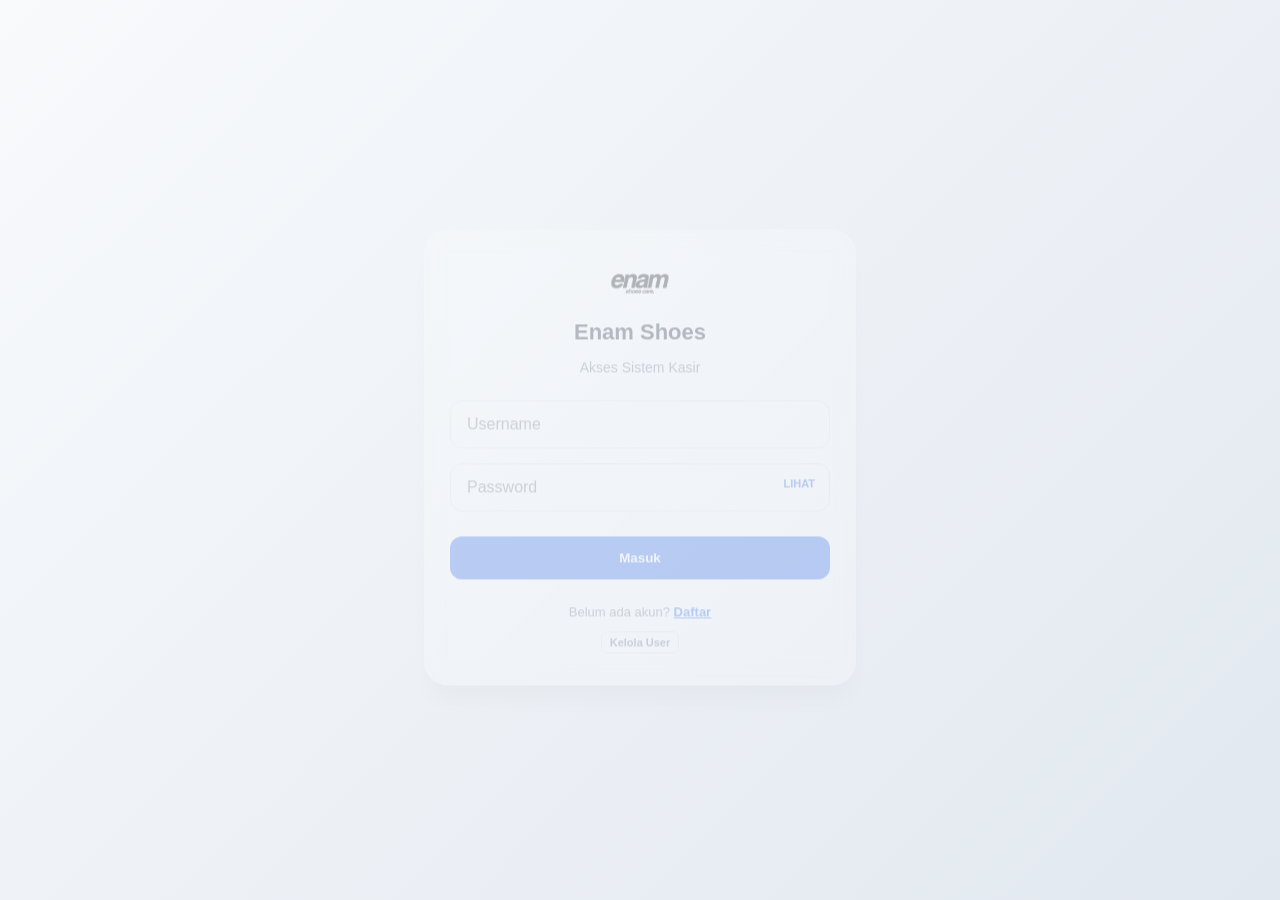
<file: index.html>
<!DOCTYPE html>
<html lang="id">
<head>
    <meta charset="UTF-8">
    <meta name="viewport" content="width=device-width, initial-scale=1.0, maximum-scale=1.0, user-scalable=no">
    <title>Transaksi - Enam Shoes Care</title>
    <!-- MENGHUBUNGKAN CSS -->
    <link rel="stylesheet" href="style.css">

    <link rel="stylesheet" href="https://fonts.googleapis.com/css2?family=Material+Symbols+Outlined:opsz,wght,FILL,GRAD@20,400,0,0" />
</head>
<body>
    <nav class="nav-bar">
        <a href="index.html" class="nav-btn active">➕ Transaksi</a>
        <a href="rekapan.html" id="navRekapan" class="nav-btn">📊 Rekapan</a>
        <button onclick="logout()" class="nav-btn" style="color: var(--danger);">Logout</button>
    </nav>

    <div class="container">
        <div class="logo-container"><img src="logo.png" class="main-logo" alt="Logo"></div>
        <h2>KASIR ENAM</h2>
        
        <div class="form-group">
            <label>Nama Pelanggan</label>
            <input type="text" id="nama" placeholder="Masukkan nama">
        </div>
        
        <div class="form-group">
            <label>Nomor WhatsApp</label>
            <input type="number" id="whatsapp" placeholder="0812xxxx" inputmode="tel">
        </div>
        
        <div class="form-group">
            <label>Pilih Layanan</label>
            <div id="serviceList" class="service-box"></div>
            
            <div id="adminArea" class="admin-panel">
                <label>+ Tambah Layanan Baru</label>
                <div class="admin-input-group">
                    <input type="text" id="newServiceName" placeholder="Nama">
                    <input type="number" id="newServicePrice" placeholder="Rp">
                    <button type="button" onclick="tambahLayananBaru()">+</button>
                </div>
            </div>
        </div>

        <div class="form-group">
            <label>Status Pembayaran</label>
            <select id="statusBayar" onchange="toggleBayarInput()">
                <option value="">-- Pilih Status --</option>
                <option value="Lunas">Lunas (Bayar Sekarang)</option>
                <option value="Belum Lunas">Belum Lunas (Bayar Nanti)</option>
            </select>
        </div>

        <div class="form-group">
            <label>Metode Pembayaran</label>
            <select id="metodeBayar">
                <option value="">-- Pilih Metode --</option>
                <option value="Tunai">Tunai (Cash)</option>
                <option value="Transfer">Transfer / QRIS</option>
            </select>
        </div>

        <div class="form-group">
            <label>Potongan Diskon (Rp)</label>
            <input type="number" id="diskon" placeholder="0" oninput="hitungTotalOtomatis()">
        </div>
        
        <div class="form-group">
            <label>Uang Dibayar (Rp)</label>
            <input type="number" id="bayar" placeholder="0" oninput="hitungTotalOtomatis()">
        </div>

        <div class="payment-summary">
            <div class="summary-row"><span>Subtotal:</span><span id="txtSubtotal">Rp 0</span></div>
            <div class="summary-row"><span>Diskon:</span><span id="txtDiskon" style="color:red">- Rp 0</span></div>
            <div class="summary-row summary-total"><span>TOTAL AKHIR:</span><span id="txtTotalAkhir">Rp 0</span></div>
            <div class="summary-row" style="margin-top:8px; font-weight:bold;"><span id="labelKembalian">Kembalian:</span><span id="txtKembalian" style="color:var(--primary)">Rp 0</span></div>
        </div>
        
        <button class="btn btn-wa" onclick="prosesTransaksi()">Kirim WA & Simpan</button>
    </div>

    <!-- MODAL BERHASIL -->
    <div id="printModal">
        <div class="modal-content">
            <h3 style="margin-top:0">Berhasil!</h3>
            <p>Transaksi telah disimpan.</p>
            <button class="btn" style="background:var(--primary)" onclick="cetakNotaFisik()">🖨️ Cetak Nota</button>
            <button class="btn" style="background:var(--secondary); padding: 12px;" onclick="location.reload()">❌ Selesai</button>
        </div>
    </div>

    <!-- AREA CETAK NOTA -->
    <div id="notaCetak">
        <center>
            <img src="logo.png" alt="Logo" style="max-width: 20mm; margin-bottom: 5px;">
            <h3 style="margin: 0; font-size: 12px;">ENAM SHOES CARE</h3>
            <div class="line"></div>
        </center>
        <div id="notaInv" class="text-bold"></div>
        <div id="notaTgl"></div>
        <div id="notaNama"></div>
        <div id="notaWA"></div> 
        <div id="notaMetode"></div>
        <div id="areaStatusNota"></div> 
        <div id="notaDetail"></div>
        <div class="line"></div>
        <div class="flex-between"><span>Subtotal:</span><span id="nSub"></span></div>
        <div class="flex-between"><span>Diskon:</span><span id="nDisk"></span></div>
        <div class="flex-between text-bold" style="font-size: 11px; margin-top:2px;"><span>TOTAL:</span><span id="nTotal"></span></div>
        <div class="flex-between"><span>BAYAR:</span><span id="nBayar"></span></div>
        <div class="flex-between"><span id="labelNKembali">KEMBALI:</span><span id="nKembali"></span></div>
        <center style="margin-top: 15px;">Terima Kasih</center>
    </div>

    <!-- MENGHUBUNGKAN JS -->
    <script src="script.js"></script>
</body>
</html>
</file>
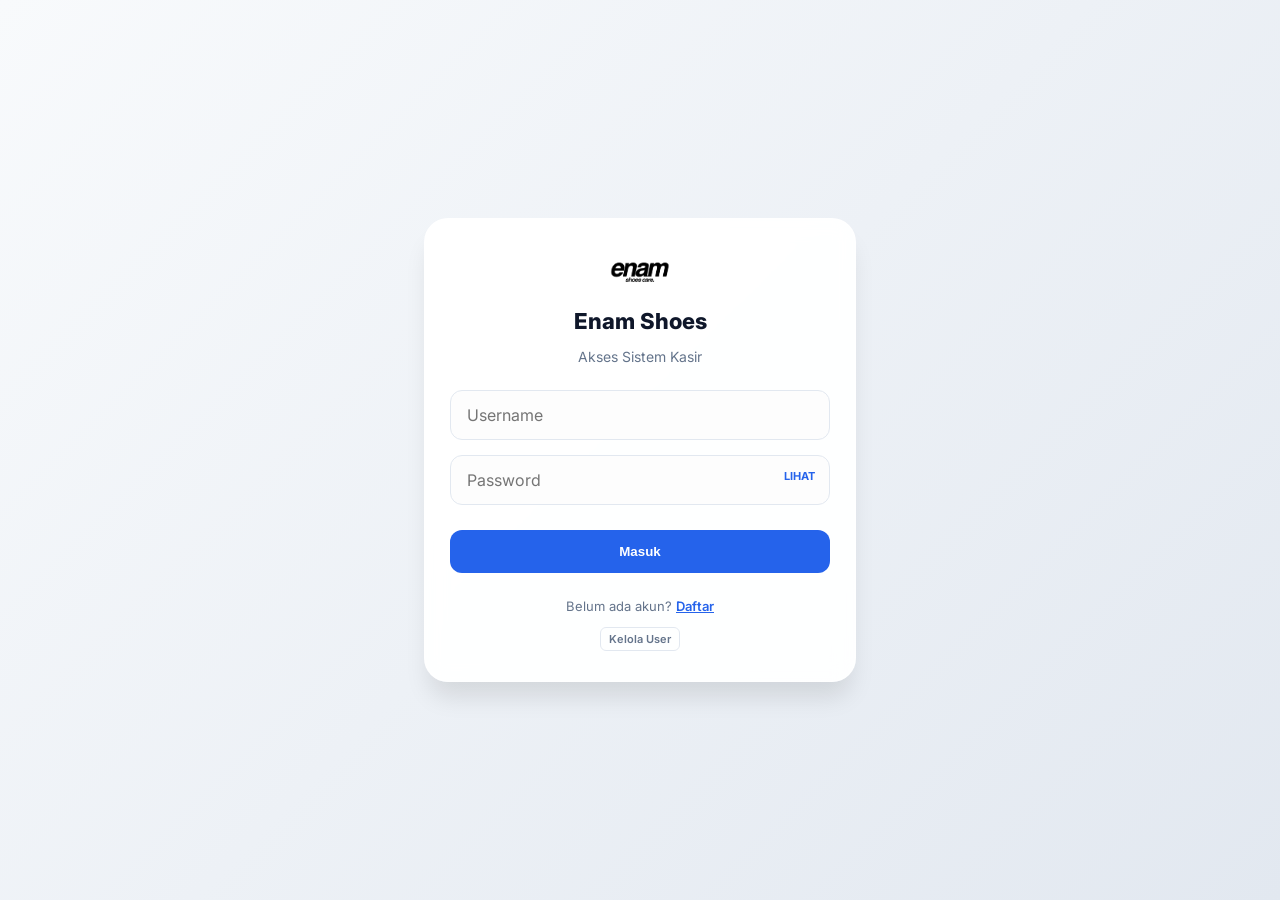
<file: login.html>
<!DOCTYPE html>
<html lang="id">
<head>
    <meta charset="UTF-8">
    <meta name="viewport" content="width=device-width, initial-scale=1.0, maximum-scale=1.0, user-scalable=no">
    <title>Sistem Akses - Enam Shoes Care</title>
    <link href="https://fonts.googleapis.com/css2?family=Inter:wght@400;600;800&display=swap" rel="stylesheet">
    <style>
        :root {
            --primary: #2563eb;
            --danger: #ef4444;
            --success: #059669;
            --bg-gradient: linear-gradient(135deg, #f8fafc 0%, #e2e8f0 100%);
            --text-dark: #0f172a;
            --text-muted: #64748b;
        }

        body { 
            font-family: 'Inter', sans-serif; 
            background: var(--bg-gradient);
            display: flex; justify-content: center; align-items: center; 
            min-height: 100vh; margin: 0; padding: 20px; box-sizing: border-box;
        }

        .card {
            background: rgba(255, 255, 255, 0.95);
            padding: 35px 25px;
            border-radius: 24px;
            box-shadow: 0 20px 25px -5px rgba(0, 0, 0, 0.1);
            width: 100%; max-width: 380px;
            text-align: center;
            backdrop-filter: blur(10px);
            border: 1px solid rgba(255, 255, 255, 0.5);
            animation: fadeIn 0.4s ease-out;
        }

        @keyframes fadeIn { from { opacity: 0; transform: translateY(10px); } to { opacity: 1; transform: translateY(0); } }

        .hidden { display: none !important; }
        .logo { max-width: 80px; margin-bottom: 15px; pointer-events: none; }
        h2 { margin: 0; color: var(--text-dark); font-size: 22px; font-weight: 800; }
        p { color: var(--text-muted); font-size: 14px; margin-bottom: 25px; }

        .input-group { text-align: left; margin-bottom: 15px; position: relative; }
        
        input, select {
            width: 100%; padding: 14px 16px;
            border: 1.5px solid #e2e8f0; border-radius: 12px;
            font-size: 16px; box-sizing: border-box; background: #fdfdfd;
            font-family: inherit; transition: 0.2s;
        }

        input:focus { outline: none; border-color: var(--primary); box-shadow: 0 0 0 4px rgba(37,99,235,0.1); }

        .toggle-pass {
            position: absolute; right: 15px; top: 14px;
            font-size: 11px; font-weight: 700; color: var(--primary);
            cursor: pointer; user-select: none; z-index: 5;
        }

        .btn-main {
            width: 100%; padding: 14px;
            background: var(--primary); color: white;
            border: none; border-radius: 12px;
            font-weight: 700; cursor: pointer; margin-top: 10px;
        }

        /* Modal Manajemen Pengguna */
        .modal {
            position: fixed; top: 0; left: 0; width: 100%; height: 100%;
            background: rgba(15, 23, 42, 0.7); display: flex; justify-content: center; align-items: center;
            z-index: 100; backdrop-filter: blur(5px);
        }
        .modal-content {
            background: white; padding: 30px; border-radius: 24px;
            width: 90%; max-width: 400px; max-height: 80vh; overflow-y: auto;
            text-align: center;
        }
        .user-list-container {
            margin: 20px 0; border: 1px solid #f1f5f9; border-radius: 12px;
            max-height: 250px; overflow-y: auto;
        }
        .user-item {
            display: flex; justify-content: space-between; align-items: center;
            padding: 12px 15px; border-bottom: 1px solid #f1f5f9;
        }
        .user-item:last-child { border-bottom: none; }
        .user-info { text-align: left; }
        .user-info b { font-size: 14px; color: var(--text-dark); display: block; }
        .user-info i { font-size: 11px; color: var(--text-muted); font-style: normal; }
        
        .btn-del {
            background: #fee2e2; color: #dc2626; border: none;
            padding: 6px 12px; border-radius: 8px; cursor: pointer; 
            font-size: 11px; font-weight: 800;
        }

        .switch-text { margin-top: 25px; font-size: 13px; color: var(--text-muted); }
        .switch-text span { color: var(--primary); cursor: pointer; font-weight: 600; text-decoration: underline; }
    </style>
</head>
<body>

    <!-- HALAMAN LOGIN -->
    <div id="loginPage" class="card">
        <img src="logo.png" class="logo">
        <h2>Enam Shoes</h2>
        <p>Akses Sistem Kasir</p>
        <form id="loginForm">
            <div class="input-group">
                <input type="text" id="l_user" placeholder="Username" required>
            </div>
            <div class="input-group">
                <input type="password" id="l_pass" placeholder="Password" required>
                <span class="toggle-pass" onclick="toggleView('l_pass')">LIHAT</span>
            </div>
            <button type="submit" class="btn-main">Masuk</button>
        </form>
        <div class="switch-text">
            Belum ada akun? <span onclick="showPage('signupPage')">Daftar</span><br><br>
            <span onclick="openManageUsers()" style="color: #64748b; text-decoration: none; font-size: 11px; border: 1px solid #e2e8f0; padding: 4px 8px; border-radius: 6px;">Kelola User</span>
        </div>
    </div>

    <!-- HALAMAN DAFTAR -->
    <div id="signupPage" class="card hidden">
        <h2>Daftar Staf</h2>
        <p>Buat akun akses baru</p>
        <form id="signupForm">
            <div class="input-group"><input type="text" id="s_user" placeholder="Username Baru" required></div>
            <div class="input-group">
                <input type="password" id="s_pass" placeholder="Password Baru" required>
                <span class="toggle-pass" onclick="toggleView('s_pass')">LIHAT</span>
            </div>
            <div class="input-group">
                <select id="s_role" onchange="checkRole()">
                    <option value="staff">Staff / Kasir</option>
                    <option value="admin">Administrator</option>
                </select>
            </div>
            <div id="pinArea" class="hidden">
                <div class="input-group">
                    <input type="password" id="s_pin" placeholder="PIN Otorisasi Admin" inputmode="numeric">
                </div>
            </div>
            <button type="submit" class="btn-main" style="background: var(--success)">Daftar Akun</button>
        </form>
        <div class="switch-text">Sudah ada akun? <span onclick="showPage('loginPage')">Login</span></div>
    </div>

    <!-- MODAL MANAJEMEN USER -->
    <div id="manageModal" class="modal hidden">
        <div class="modal-content">
            <h3 style="margin:0">Manajemen Pengguna</h3>
            <p style="font-size: 12px; margin-top:5px">Daftar akun yang tersimpan di perangkat ini.</p>
            
            <div class="user-list-container" id="userList">
                <!-- Data User Muncul Disini -->
            </div>
            
            <button onclick="closeManageUsers()" class="btn-main" style="background: var(--text-dark)">Tutup</button>
        </div>
    </div>

<script>
    const DB_KEY = 'enamShoes_users';
    const ADMIN_PIN = "132003";

    // --- LOGIKA DATABASE (LocalStorage) ---
    function initDB() {
        let data = localStorage.getItem(DB_KEY);
        if (!data || data === "[]") {
            const initialUsers = [
                {user: 'admin', pass: 'wdntr12', role: 'admin'},
                {user: 'staf', pass: 'staf123', role: 'staff'}
            ];
            localStorage.setItem(DB_KEY, JSON.stringify(initialUsers));
            return initialUsers;
        }
        return JSON.parse(data);
    }

    function toggleView(id) {
        const x = document.getElementById(id);
        x.type === "password" ? x.type = "text" : x.type = "password";
    }

    function showPage(id) {
        document.getElementById('loginPage').classList.add('hidden');
        document.getElementById('signupPage').classList.add('hidden');
        document.getElementById(id).classList.remove('hidden');
    }

    function checkRole() {
        const role = document.getElementById('s_role').value;
        document.getElementById('pinArea').className = (role === 'admin' ? '' : 'hidden');
    }

    // --- MANAJEMEN USER (Fix image_0d4720.jpg) ---
    function openManageUsers() {
        const input = prompt("Masukkan PIN Admin:");
        if (input === null) return;
        if (input !== ADMIN_PIN) return alert("Akses Ditolak! PIN Salah.");

        document.getElementById('manageModal').classList.remove('hidden');
        renderUserList();
    }

    function closeManageUsers() {
        document.getElementById('manageModal').classList.add('hidden');
    }

    function renderUserList() {
        const users = initDB();
        const container = document.getElementById('userList');
        container.innerHTML = '';

        users.forEach((u, index) => {
            const item = document.createElement('div');
            item.className = 'user-item';
            item.innerHTML = `
                <div class="user-info">
                    <b>${u.user}</b>
                    <i>Role: ${u.role}</i>
                </div>
                ${u.user !== 'admin' ? `<button class="btn-del" onclick="deleteUser(${index})">Hapus</button>` : '<small style="color:#cbd5e1">Sistem</small>'}
            `;
            container.appendChild(item);
        });
    }

    function deleteUser(index) {
        if (confirm("Hapus akun ini?")) {
            let users = initDB();
            users.splice(index, 1);
            localStorage.setItem(DB_KEY, JSON.stringify(users));
            renderUserList();
        }
    }

    // --- HANDLER FORM ---
    document.getElementById('signupForm').onsubmit = function(e) {
        e.preventDefault();
        const user = document.getElementById('s_user').value.trim();
        const pass = document.getElementById('s_pass').value;
        const role = document.getElementById('s_role').value;
        const pin = document.getElementById('s_pin').value;

        if (role === 'admin' && pin !== ADMIN_PIN) return alert("PIN Otorisasi Salah!");
        
        let users = initDB();
        if (users.some(u => u.user.toLowerCase() === user.toLowerCase())) return alert("Username sudah terdaftar!");

        users.push({user, pass, role});
        localStorage.setItem(DB_KEY, JSON.stringify(users));
        alert("Berhasil mendaftar!");
        showPage('loginPage');
        this.reset();
    };

    document.getElementById('loginForm').onsubmit = function(e) {
        e.preventDefault();
        const uIn = document.getElementById('l_user').value.trim();
        const pIn = document.getElementById('l_pass').value;
        
        const users = initDB();
        const found = users.find(u => u.user === uIn && u.pass === pIn);

        if (found) {
            sessionStorage.setItem('isLoggedIn', 'true');
            sessionStorage.setItem('role', found.role);
            alert("Berhasil Masuk!");
            window.location.href = 'index.html'; 
        } else {
            alert("Username atau Password salah!");
        }
    };

    // Jalankan inisialisasi database saat pertama kali buka
    initDB();
</script>
</body>
</html>
</file>
<file: style.css>
:root {
    --primary: #2563eb;
    --secondary: #64748b;
    --success: #22c55e;
    --danger: #ef4444;
    --bg: #f8fafc;
}

body { 
    font-family: 'Inter', system-ui, -apple-system, sans-serif; 
    background-color: var(--bg); 
    padding: 0; 
    margin: 0; 
    color: #1e293b; 
    -webkit-tap-highlight-color: transparent;
}

.nav-bar { 
    background: white; padding: 8px; display: flex; 
    justify-content: center; box-shadow: 0 2px 10px rgba(0,0,0,0.05); 
    position: sticky; top: 0; z-index: 100; gap: 5px;
}

.nav-btn { 
    padding: 10px 5px; border: none; border-radius: 10px; 
    cursor: pointer; font-weight: 700; background: transparent; 
    color: var(--secondary); transition: 0.2s; flex: 1; 
    font-size: 12px; text-decoration: none; text-align: center;
    display: flex; align-items: center; justify-content: center;
}

.nav-btn.active { background: #eff6ff; color: var(--primary); }

.container { 
    max-width: 500px; background: white; padding: 20px; 
    border-radius: 20px; box-shadow: 0 4px 15px rgba(0,0,0,0.05); 
    margin: 15px auto; 
}

.logo-container { text-align: center; margin-bottom: 15px; }
.main-logo { max-width: 120px; height: auto; border-radius: 12px; }

h2 { text-align: center; color: #0f172a; margin-top: 0; font-size: 18px; text-transform: uppercase; letter-spacing: 1px; }

.form-group { margin-bottom: 15px; }
label { display: block; margin-bottom: 6px; font-weight: 600; color: var(--secondary); font-size: 12px; }

input[type="text"], input[type="number"], select { 
    width: 100%; padding: 12px; border: 1.5px solid #e2e8f0; 
    border-radius: 10px; box-sizing: border-box; font-size: 16px; 
    outline: none; transition: border 0.3s;
}

input:focus, select:focus { border-color: var(--primary); }
input:disabled { background: #f1f5f9; cursor: not-allowed; }

.service-box { border: 1px solid #e2e8f0; border-radius: 12px; background-color: #fcfcfc; overflow: hidden; }
.service-item { 
    display: flex; align-items: center; padding: 12px 10px; 
    border-bottom: 1px solid #f1f5f9; gap: 10px;
}
.service-info { flex: 1; font-size: 13px; font-weight: 600; line-height: 1.4; }
.service-info small { font-weight: normal; font-size: 11px; }

.service-qty input { 
    width: 45px !important; text-align: center; padding: 6px !important; 
    font-size: 14px; border-radius: 8px;
}

.btn-del { 
    background: #fee2e2; 
    color: #ef4444; 
    border: 1px solid #fecaca; 
    border-radius: 8px; 
    min-width: 35px; 
    height: 35px; 
    cursor: pointer; 
    display: flex; 
    align-items: center; 
    justify-content: center;
    transition: all 0.2s ease;
}

.btn-del:hover {
    background: #ef4444;
    color: white;
    transform: scale(1.05);
}

.btn-del .material-symbols-outlined {
    line-height: 1;
    display: block;
}
#nama {
    text-transform: capitalize;
}
/* CSS Panel Admin */
.admin-panel { margin-top: 12px; padding: 12px; border: 1.5px dashed #cbd5e1; border-radius: 12px; background: #fdfdfd; }
.admin-panel label { font-size: 11px; color: #94a3b8; }
.admin-input-group { display: flex; gap: 8px; }
.admin-input-group input:nth-child(1) { flex: 2; padding: 8px; font-size: 13px; }
.admin-input-group input:nth-child(2) { flex: 1.2; padding: 8px; font-size: 13px; }
.admin-input-group button { padding: 0 15px; background: var(--primary); color: white; border: none; border-radius: 8px; cursor: pointer; font-weight: bold; }

.payment-summary { background: #f0fdf4; padding: 15px; border-radius: 15px; border: 1px solid #dcfce7; margin-top: 15px; }
.summary-row { display: flex; justify-content: space-between; margin-bottom: 6px; font-size: 13px; }
.summary-total { font-weight: 800; color: #166534; border-top: 1px dashed #bbf7d0; padding-top: 10px; margin-top: 8px; font-size: 16px; }

.btn { border: none; border-radius: 12px; padding: 16px; font-weight: 700; cursor: pointer; width: 100%; display: block; text-align: center; color: white; margin-top: 10px; text-decoration: none; font-size: 15px; }
.btn-wa {
    background: linear-gradient(135deg, #25d366 0%, #128c7e 100%);
    color: white;
    border: none;
    padding: 12px 20px;
    border-radius: 12px;
    font-weight: bold;
    cursor: pointer;
    display: flex;
    align-items: center;
    justify-content: center;
    gap: 8px;
    position: relative;
    overflow: hidden;
    transition: all 0.3s ease;
    
    /* Bayangan awal */
    box-shadow: 0 4px 12px rgba(34, 197, 94, 0.3);
    
    /* Menjalankan animasi denyut secara terus-menerus */
    animation: pulse-wa 2s infinite;
}

/* Efek Hover */
.btn-wa:hover {
    transform: scale(1.05) translateY(-2px);
    box-shadow: 0 8px 20px rgba(34, 197, 94, 0.4);
    filter: brightness(1.1);
}

/* Efek Kilauan Cahaya (Shimmer) */
.btn-wa::after {
    content: "";
    position: absolute;
    top: -50%;
    left: -60%;
    width: 20%;
    height: 200%;
    background: rgba(255, 255, 255, 0.3);
    transform: rotate(30deg);
    transition: all 0.6s ease;
}

.btn-wa:hover::after {
    left: 120%;
}

#printModal { display: none; position: fixed; z-index: 1000; left: 0; top: 0; width: 100%; height: 100%; background: rgba(0,0,0,0.7); backdrop-filter: blur(2px); }
.modal-content { background: white; margin: 30% auto; padding: 25px; border-radius: 20px; width: 80%; max-width: 320px; text-align: center; }

#notaCetak { display: none; }
.line { border-top: 1px dashed #000; margin: 5px 0; }
.flex-between { display: flex; justify-content: space-between; }
.text-bold { font-weight: bold; }

@media (max-width: 480px) {
    .container { margin: 10px; padding: 15px; border-radius: 15px; }
    h2 { font-size: 16px !important; }
}

@media print {
    @page { margin: 0; size: 58mm auto; }
    body * { visibility: hidden; }
    #notaCetak, #notaCetak * { visibility: visible; }
    #notaCetak { 
        display: block !important; position: absolute; left: 0; top: 0; 
        width: 50mm; padding: 4mm; background: white; 
        font-family: 'Courier New', monospace; font-size: 10px; line-height: 1.2; color: #000;
    }
}
</file>
